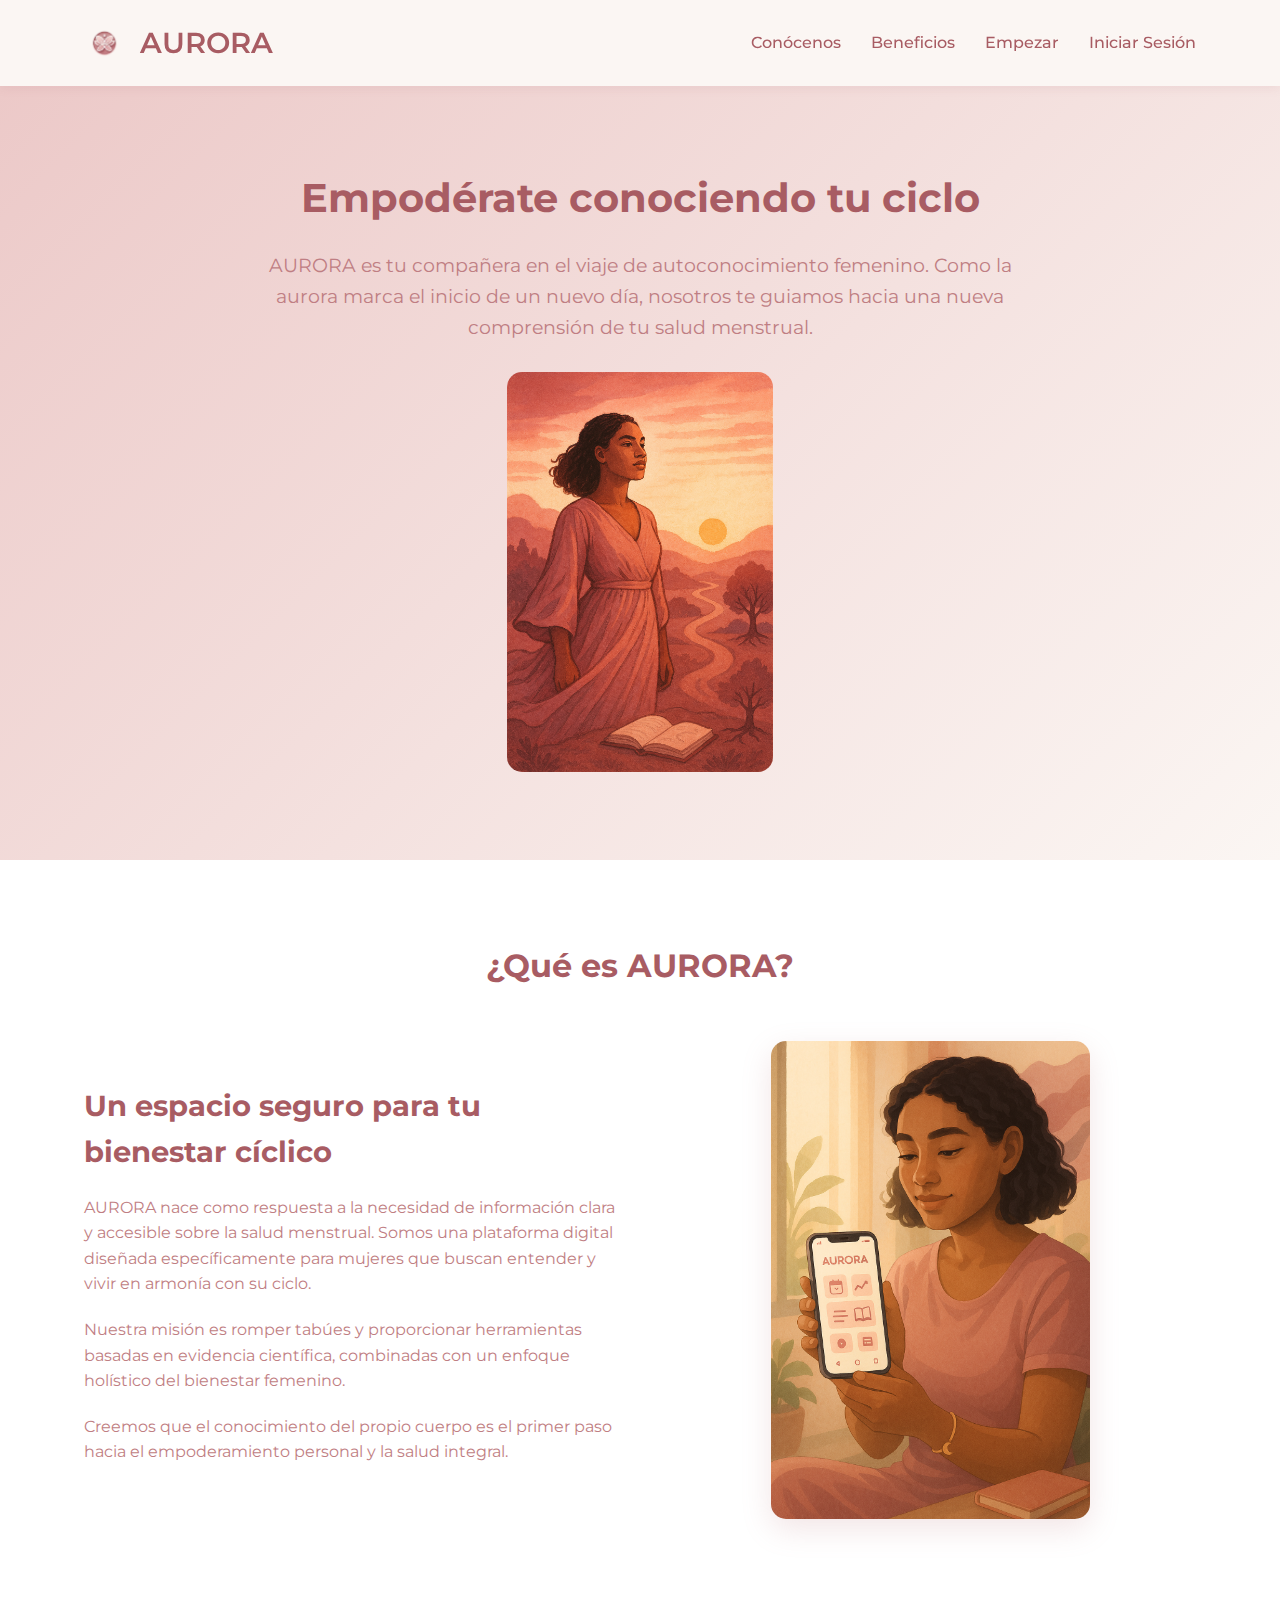
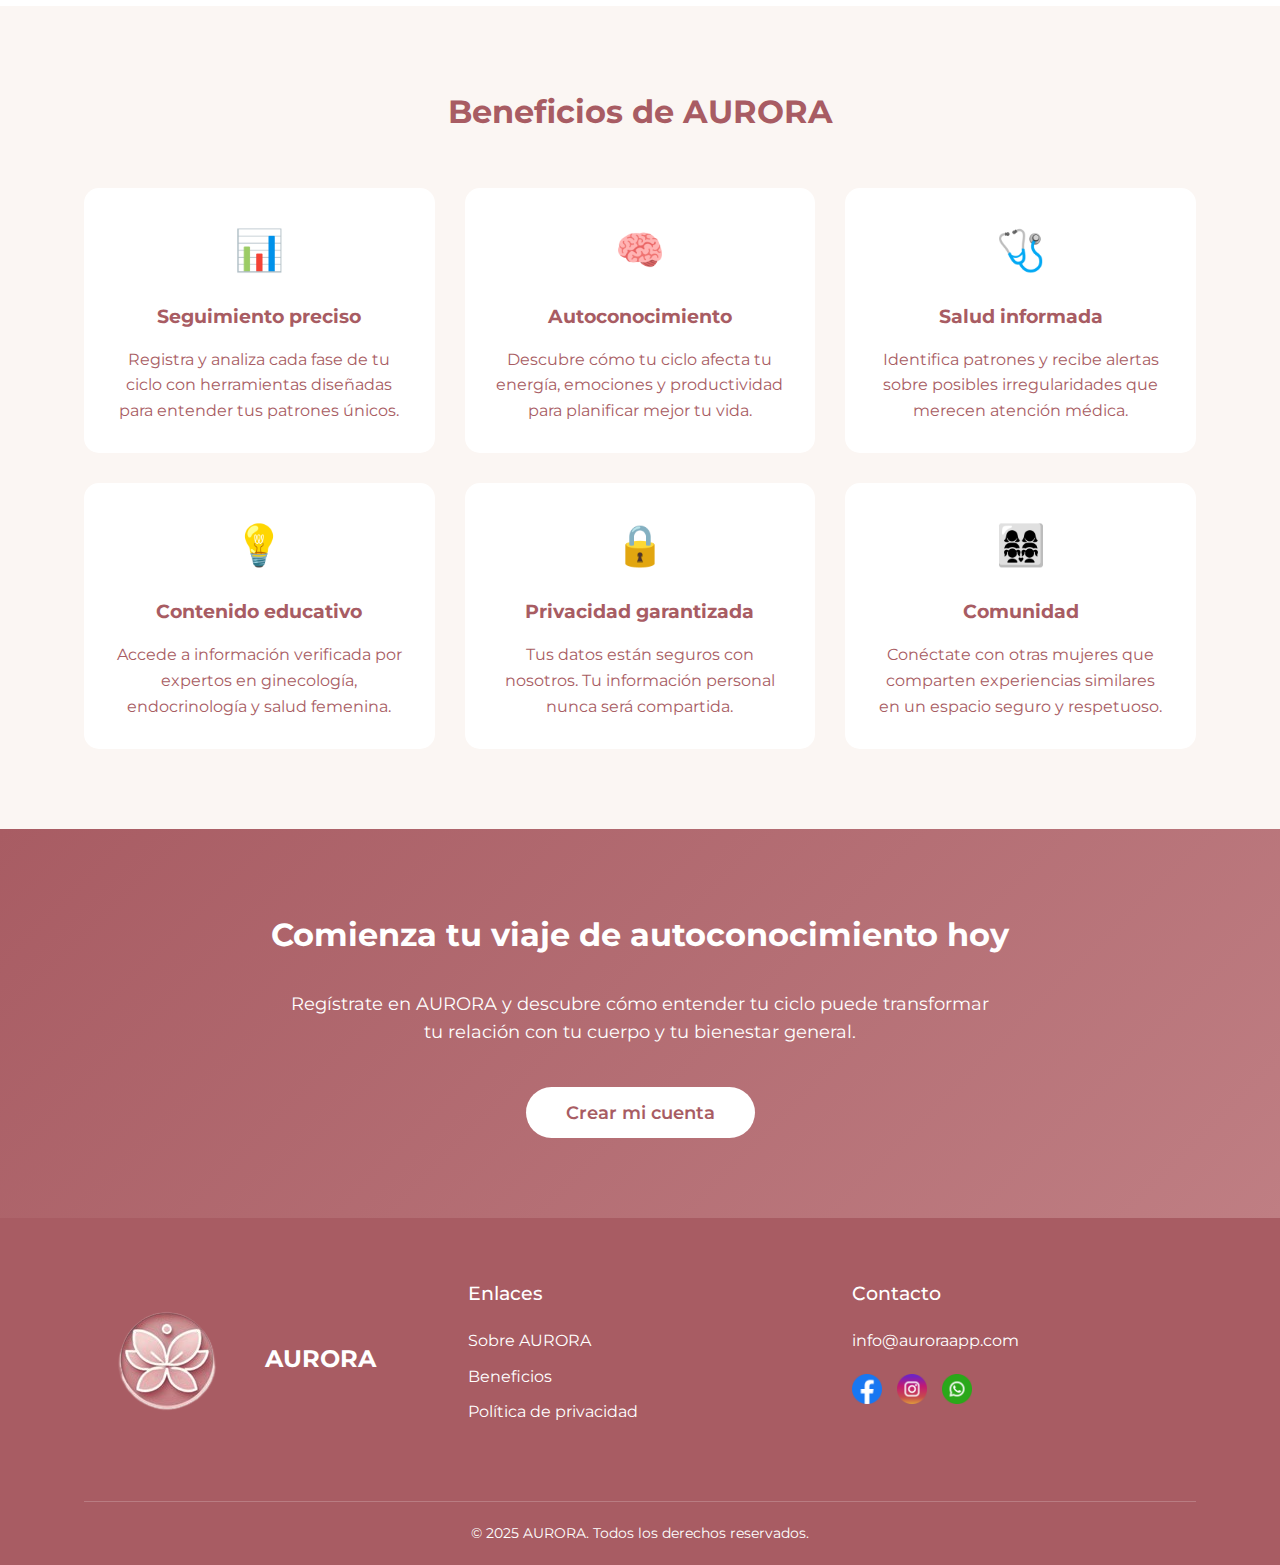
<file: index.html>
<!DOCTYPE html>
<html lang="es">
  <head>
    <meta charset="UTF-8" />
    <meta name="viewport" content="width=device-width, initial-scale=1.0" />
    <title>AURORA - Empoderamiento Femenino</title>
    <link rel="stylesheet" href="aurora.css" />
  </head>
  <body>
    <header>
      <div class="container">
        <div class="logo">
          <img src="Logo.png" alt="Logo" />
          <h1>AURORA</h1>
        </div>
        <nav>
          <ul>
            <li><a href="#about">Conócenos</a></li>
            <li><a href="#benefits">Beneficios</a></li>
            <li><a href="#cta">Empezar</a></li>
            <li><a href="acceso.html">Iniciar Sesión</a></li>
          </ul>
        </nav>
      </div>
    </header>

    <section class="hero">
      <div class="container">
        <h2>Empodérate conociendo tu ciclo</h2>
        <p>
          AURORA es tu compañera en el viaje de autoconocimiento femenino. Como
          la aurora marca el inicio de un nuevo día, nosotros te guiamos hacia
          una nueva comprensión de tu salud menstrual.
        </p>
        <div class="hero-image">
          <img src="Mujeramanecer.png" alt="Mujer contemplando el amanecer" />
        </div>
      </div>
    </section>

    <section id="about" class="about">
      <div class="container">
        <h2 class="section-title">¿Qué es AURORA?</h2>
        <div class="about-content">
          <div class="about-text">
            <h3>Un espacio seguro para tu bienestar cíclico</h3>
            <p>
              AURORA nace como respuesta a la necesidad de información clara y
              accesible sobre la salud menstrual. Somos una plataforma digital
              diseñada específicamente para mujeres que buscan entender y vivir
              en armonía con su ciclo.
            </p>
            <p>
              Nuestra misión es romper tabúes y proporcionar herramientas
              basadas en evidencia científica, combinadas con un enfoque
              holístico del bienestar femenino.
            </p>
            <p>
              Creemos que el conocimiento del propio cuerpo es el primer paso
              hacia el empoderamiento personal y la salud integral.
            </p>
          </div>
          <div class="about-image">
            <img src="Mujerapp.png" alt="Mujer usando la app AURORA" />
          </div>
        </div>
      </div>
    </section>

    <section id="benefits" class="benefits">
      <div class="container">
        <h2 class="section-title">Beneficios de AURORA</h2>
        <div class="benefits-grid">
          <div class="benefit-card">
            <div class="benefit-icon">📊</div>
            <h3>Seguimiento preciso</h3>
            <p>
              Registra y analiza cada fase de tu ciclo con herramientas
              diseñadas para entender tus patrones únicos.
            </p>
          </div>
          <div class="benefit-card">
            <div class="benefit-icon">🧠</div>
            <h3>Autoconocimiento</h3>
            <p>
              Descubre cómo tu ciclo afecta tu energía, emociones y
              productividad para planificar mejor tu vida.
            </p>
          </div>
          <div class="benefit-card">
            <div class="benefit-icon">🩺</div>
            <h3>Salud informada</h3>
            <p>
              Identifica patrones y recibe alertas sobre posibles
              irregularidades que merecen atención médica.
            </p>
          </div>
          <div class="benefit-card">
            <div class="benefit-icon">💡</div>
            <h3>Contenido educativo</h3>
            <p>
              Accede a información verificada por expertos en ginecología,
              endocrinología y salud femenina.
            </p>
          </div>
          <div class="benefit-card">
            <div class="benefit-icon">🔒</div>
            <h3>Privacidad garantizada</h3>
            <p>
              Tus datos están seguros con nosotros. Tu información personal
              nunca será compartida.
            </p>
          </div>
          <div class="benefit-card">
            <div class="benefit-icon">👩‍👩‍👧‍👧</div>
            <h3>Comunidad</h3>
            <p>
              Conéctate con otras mujeres que comparten experiencias similares
              en un espacio seguro y respetuoso.
            </p>
          </div>
        </div>
      </div>
    </section>

    <section id="cta" class="cta-section">
      <div class="container">
        <h2>Comienza tu viaje de autoconocimiento hoy</h2>
        <p>
          Regístrate en AURORA y descubre cómo entender tu ciclo puede
          transformar tu relación con tu cuerpo y tu bienestar general.
        </p>
        <button id="register-cta" class="cta-button">Crear mi cuenta</button>
      </div>
    </section>

    <footer>
      <div class="container">
        <div class="footer-content">
          <div>
            <div class="footer-logo">
              <img src="Logo.png" alt="Logo AURORA" />
              <h3>AURORA</h3>
            </div>
          </div>
          <div class="footer-links">
            <h4>Enlaces</h4>
            <ul>
              <li><a href="#about">Sobre AURORA</a></li>
              <li><a href="#benefits">Beneficios</a></li>
              <li><a href="privacidad.html">Política de privacidad</a></li>
            </ul>
          </div>
          <div class="footer-contact">
            <h4>Contacto</h4>
            <p>info@auroraapp.com</p>
            <div class="social-icons">
              <img src="facebook.png" alt="Facebook" />
              <img src="instagram.png" alt="Instagram" />
              <img src="whatsapp.png" alt="WhatsApp" />
            </div>
          </div>
        </div>
        <div class="copyright">
          <p>&copy; 2025 AURORA. Todos los derechos reservados.</p>
        </div>
      </div>
    </footer>

    <script>
      document
        .getElementById("register-cta")
        .addEventListener("click", function () {
          window.location.href = "RegistroNuevo.html";
        });

      // Redirigir automáticamente después de 5 segundos (opcional)
      setTimeout(function () {
        // window.location.href = "RegistroNuevo.html";
      }, 5000);
    </script>
  </body>
</html>
</file>
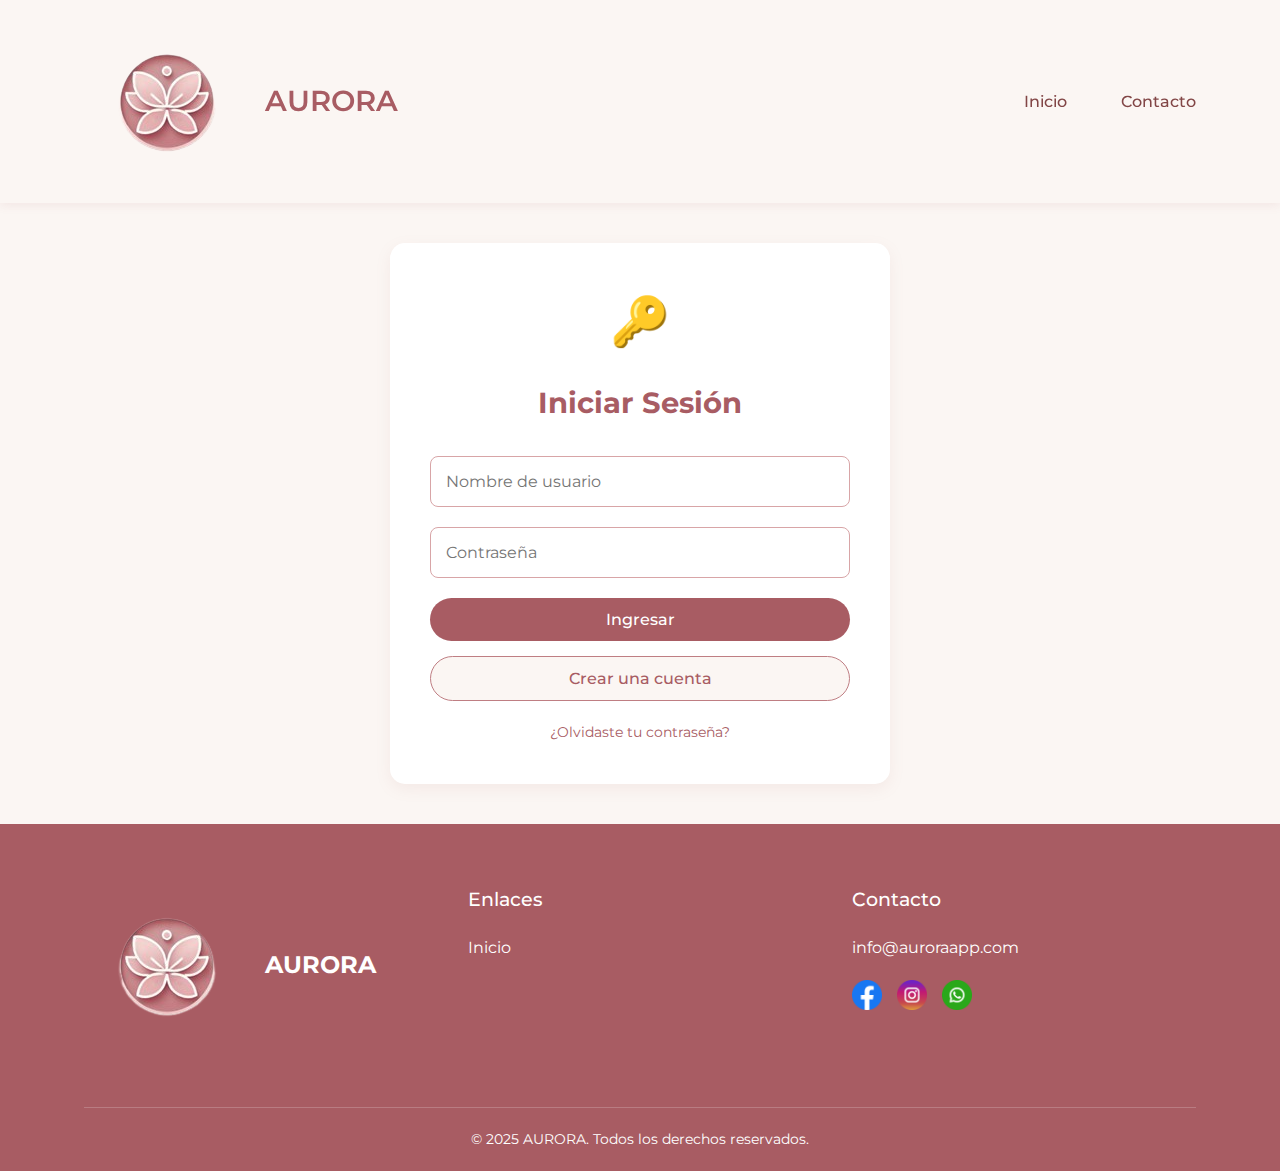
<file: acceso.html>
<!DOCTYPE html>
<html lang="es">
  <head>
    <meta charset="UTF-8" />
    <meta name="viewport" content="width=device-width, initial-scale=1.0" />
    <title>AURORA - Bienestar Femenino</title>
    <link rel="stylesheet" href="style.css" />
  </head>
  <body>
    <header>
      <div class="container">
        <div class="logo">
          <img src="Logo.png" alt="Logo" class="flower-logo" />
          <h1>AURORA</h1>
        </div>
        <nav>
          <ul>
            <li><a href="index.html">Inicio</a></li>
            <li><a href="#contacto">Contacto</a></li>
          </ul>
        </nav>
      </div>
    </header>

    <!-- Sección de Login -->
    <section class="login-section">
      <div class="container">
        <div class="login-container">
          <div class="login-card">
            <div class="login-icon">🔑</div>
            <h2>Iniciar Sesión</h2>
            <form class="login-form" id="login-form">
              <input
                type="text"
                id="login-username"
                placeholder="Nombre de usuario"
                required
              />
              <input
                type="password"
                id="login-password"
                placeholder="Contraseña"
                required
              />
              <button type="submit" class="cta-button">Ingresar</button>
              <button
                type="button"
                class="cta-button secondary-button"
                id="register-btn"
              >
                Crear una cuenta
              </button>
            </form>
            <div class="login-links">
              <a href="#">¿Olvidaste tu contraseña?</a>
            </div>
          </div>
        </div>
      </div>
    </section>

    <footer id="contacto">
      <div class="container">
        <div class="footer-content">
          <div class="footer-logo">
            <img src="Logo.png" alt="Logo" />
            <h3>AURORA</h3>
          </div>
          <div class="footer-links">
            <h4>Enlaces</h4>
            <ul>
              <li><a href="index.html">Inicio</a></li>
            </ul>
          </div>
          <div class="footer-contact">
            <h4>Contacto</h4>
            <p>info@auroraapp.com</p>
            <div class="social-icons">
              <img
                src="facebook.png"
                width="29"
                height="29"
                alt="Logo Facebook"
              />
              <img
                src="instagram.png"
                width="29"
                height="29"
                alt="Logo Instagram"
              />
              <img
                src="whatsapp.png"
                width="29"
                height="29"
                alt="Logo whatsapp"
              />
            </div>
          </div>
        </div>
        <div class="copyright">
          <p>&copy; 2025 AURORA. Todos los derechos reservados.</p>
        </div>
      </div>
    </footer>

    <script>
      document.addEventListener("DOMContentLoaded", function () {
        const loginForm = document.getElementById("login-form");
        const registerBtn = document.getElementById("register-btn");

        // Crear modal de bienvenida
        const welcomeModal = document.createElement("div");
        welcomeModal.id = "welcome-modal";
        welcomeModal.className = "modal";
        welcomeModal.innerHTML = `
        <div class="modal-content">
            <span class="close-modal">&times;</span>
            <div class="modal-icon">🌅</div> 
            <h3>¡Bienvenida a AURORA!</h3>
            <p id="welcome-message"></p>
            <button class="cta-button modal-cta">Continuar</button>
        </div>
    `;
        document.body.appendChild(welcomeModal);

        // Mostrar modal de bienvenida personalizado
        function showWelcomeMessage(userName) {
          const welcomeMessage = document.getElementById("welcome-message");
          welcomeMessage.innerHTML = `
            <p>Hola <strong>${userName}</strong>,</p>
            <p>Como la aurora que marca el comienzo de un nuevo día, AURORA te da la bienvenida a este espacio seguro donde podrás comprender y vivir tu ciclo con plena conciencia.</p>
            <p>Estamos aquí para acompañarte en cada fase, brindándote información clara y herramientas para tu bienestar integral.</p>
            <p>¡Empieza este viaje de autoconocimiento y empoderamiento!</p>
        `;

          document.getElementById("welcome-modal").style.display = "flex";
        }

        // Cerrar modal
        document
          .querySelector(".close-modal")
          .addEventListener("click", function () {
            welcomeModal.style.display = "none";
            window.location.href = "home.html";
          });

        document
          .querySelector(".modal-cta")
          .addEventListener("click", function () {
            welcomeModal.style.display = "none";
            window.location.href = "home.html";
          });

        // Manejar el envío del formulario de login
        loginForm.addEventListener("submit", function (e) {
          e.preventDefault();

          const username = document.getElementById("login-username").value;
          const password = document.getElementById("login-password").value;

          // Obtener usuarios del localStorage
          const users = JSON.parse(localStorage.getItem("users")) || [];

          // Buscar usuario
          const user = users.find(
            (u) => u.username === username && u.password === password
          );

          if (user) {
            // Login exitoso - Mostrar mensaje personalizado
            localStorage.setItem("currentUser", JSON.stringify(user));
            showWelcomeMessage(user.name);
          } else {
            // Login fallido
            alert(
              "Usuario o contraseña incorrectos. Por favor, verifica tus credenciales."
            );
          }
        });

        // Redirigir al formulario de registro
        registerBtn.addEventListener("click", function () {
          window.location.href = "RegistroNuevo.html";
        });
      });
    </script>
  </body>
</html>
</file>
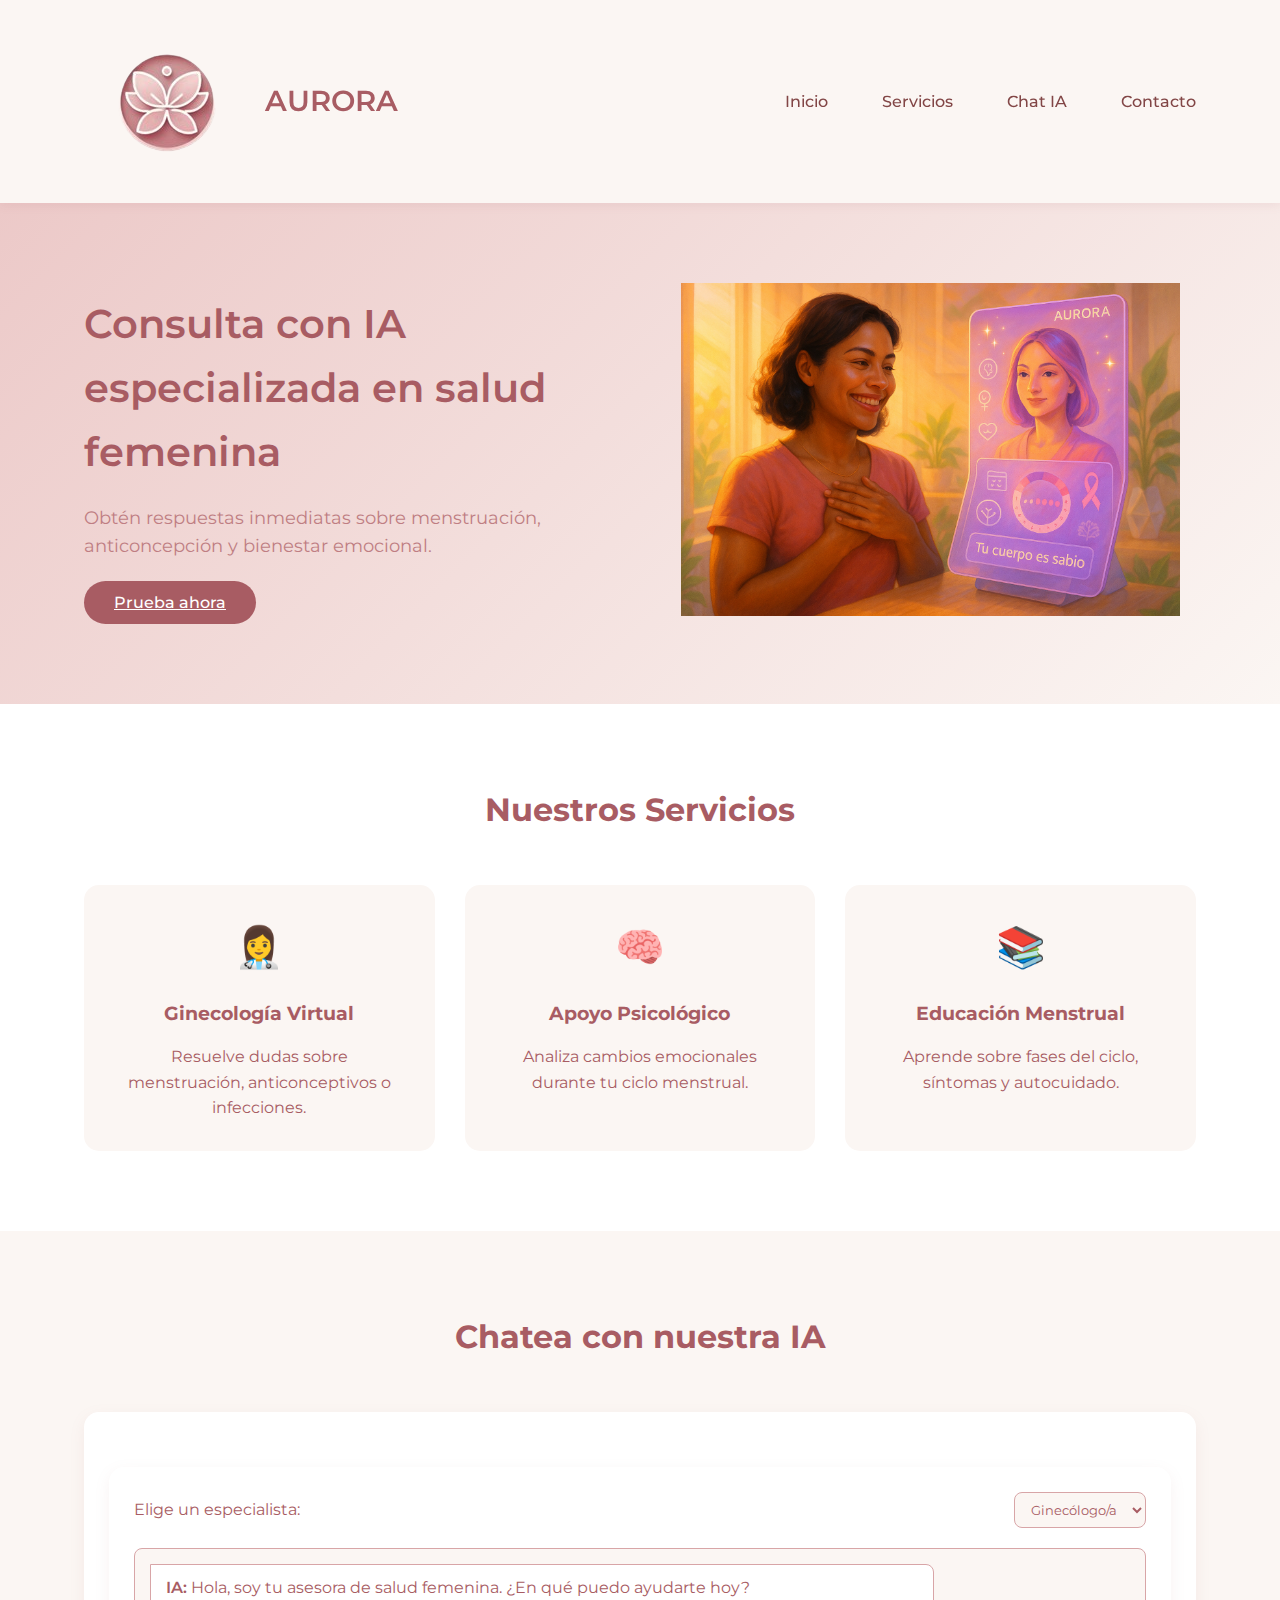
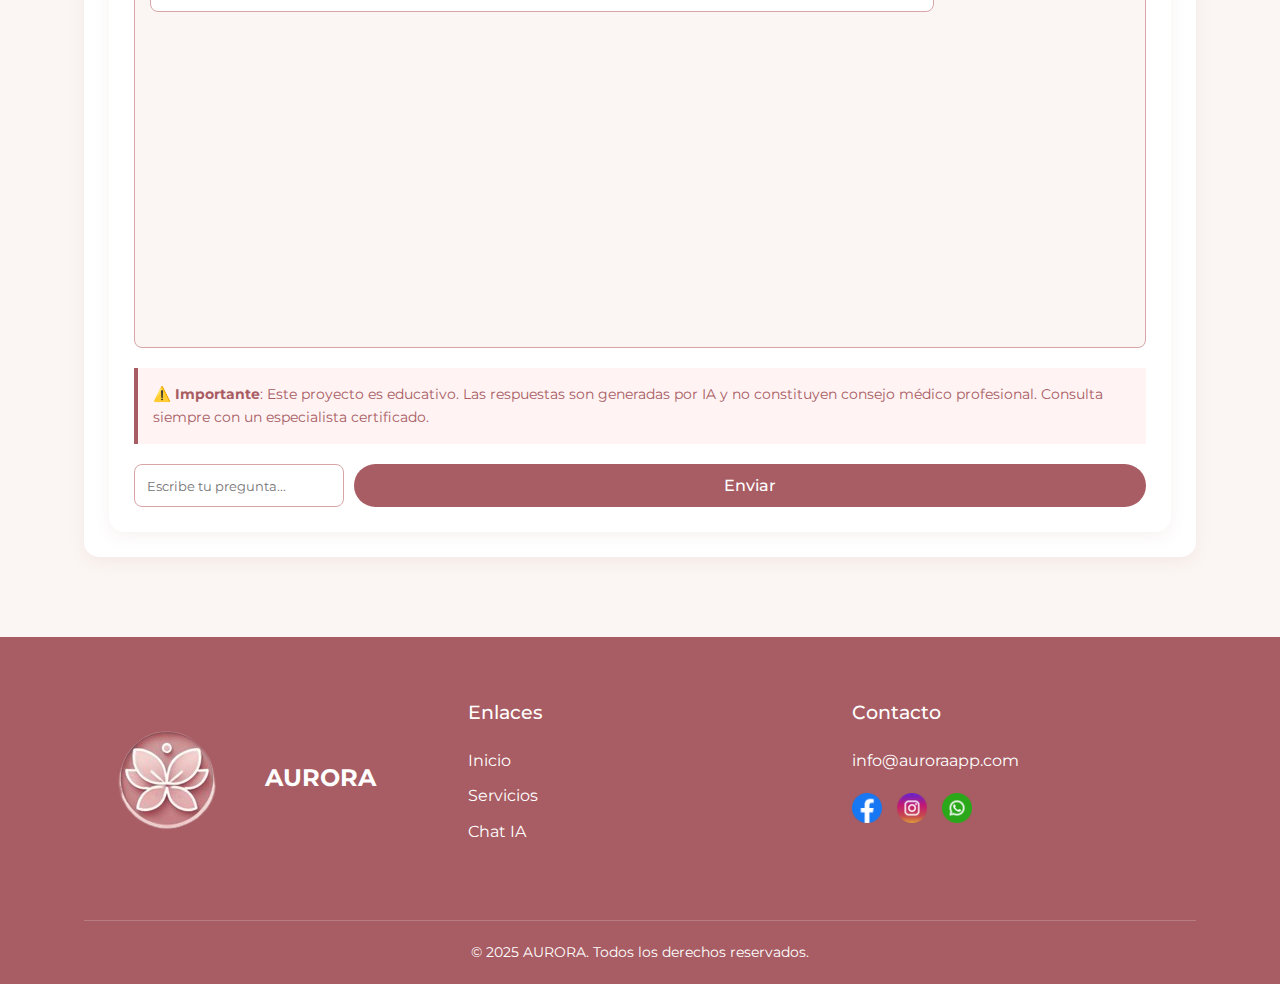
<file: ChatIA.html>
<!DOCTYPE html>
<html lang="es">
  <head>
    <meta charset="UTF-8" />
    <meta name="viewport" content="width=device-width, initial-scale=1.0" />
    <title>AURORA - Bienestar Femenino</title>
    <link rel="stylesheet" href="style.css" />
    <script src="ChatIA.js"></script>
  </head>
  <body>
    <header>
      <div class="container">
        <div class="logo">
          <img src="Logo.png" alt="Logo" />
          <h1>AURORA</h1>
        </div>
        <nav>
          <ul>
            <li><a href="home.html">Inicio</a></li>
            <li><a href="#servicios">Servicios</a></li>
            <li><a href="#chat">Chat IA</a></li>
            <li><a href="#contacto">Contacto</a></li>
          </ul>
        </nav>
      </div>
    </header>

    <main>
      <!-- Hero Section -->
      <section id="inicio" class="hero">
        <div class="container">
          <div class="hero-content">
            <h2>Consulta con IA especializada en salud femenina</h2>
            <p>
              Obtén respuestas inmediatas sobre menstruación, anticoncepción y
              bienestar emocional.
            </p>
            <a href="#chat" class="cta-button">Prueba ahora</a>
          </div>
          <div class="hero-image">
            <img src="ChatIA.png" alt="Mujer consultando salud" />
          </div>
        </div>
      </section>

      <!-- Servicios -->
      <section id="servicios" class="benefits">
        <div class="container">
          <h2>Nuestros Servicios</h2>
          <div class="benefits-grid">
            <div class="benefit-card">
              <div class="benefit-icon">👩‍⚕️</div>
              <h3>Ginecología Virtual</h3>
              <p>
                Resuelve dudas sobre menstruación, anticonceptivos o
                infecciones.
              </p>
            </div>
            <div class="benefit-card">
              <div class="benefit-icon">🧠</div>
              <h3>Apoyo Psicológico</h3>
              <p>Analiza cambios emocionales durante tu ciclo menstrual.</p>
            </div>
            <div class="benefit-card">
              <div class="benefit-icon">📚</div>
              <h3>Educación Menstrual</h3>
              <p>Aprende sobre fases del ciclo, síntomas y autocuidado.</p>
            </div>
          </div>
        </div>
      </section>

      <!-- Chatbot -->
      <section id="chat" class="features">
        <div class="container">
          <h2>Chatea con nuestra IA</h2>
          <div class="prediction-section">
            <div class="chatbot-container">
              <div class="chatbot-header">
                <span>Elige un especialista:</span>
                <select id="expert-type">
                  <option value="ginecologo">Ginecólogo/a</option>
                  <option value="psicologo">Psicólogo/a</option>
                </select>
              </div>
              <div id="chat-messages" class="chat-messages"></div>
              <div class="disclaimer">
                <p>
                  ⚠️ <strong>Importante</strong>: Este proyecto es educativo.
                  Las respuestas son generadas por IA y no constituyen consejo
                  médico profesional. Consulta siempre con un especialista
                  certificado.
                </p>
              </div>
              <div class="chatbot-input">
                <input
                  type="text"
                  id="user-input"
                  placeholder="Escribe tu pregunta..."
                />

                <button id="send-btn" class="cta-button">Enviar</button>
              </div>
            </div>
          </div>
        </div>
      </section>
    </main>

    <footer id="contacto">
      <div class="container">
        <div class="footer-content">
          <div class="footer-logo">
            <img src="Logo.png" alt="Logo" />
            <h3>AURORA</h3>
          </div>
          <div class="footer-links">
            <h4>Enlaces</h4>
            <ul>
              <li><a href="home.html">Inicio</a></li>
              <li><a href="#servicios">Servicios</a></li>
              <li><a href="#chat">Chat IA</a></li>
            </ul>
          </div>
          <div class="footer-contact">
            <h4>Contacto</h4>
            <p>info@auroraapp.com</p>
            <div class="social-icons">
              <img
                src="facebook.png"
                width="29"
                height="29"
                alt="Logo Facebook"
              />
              <img
                src="instagram.png"
                width="29"
                height="29"
                alt="Logo Instagram"
              />
              <img
                src="whatsapp.png"
                width="29"
                height="29"
                alt="Logo whatsapp"
              />
            </div>
          </div>
        </div>
        <div class="copyright">
          <p>&copy; 2025 AURORA. Todos los derechos reservados.</p>
        </div>
      </div>
    </footer>
  </body>
</html>
</file>
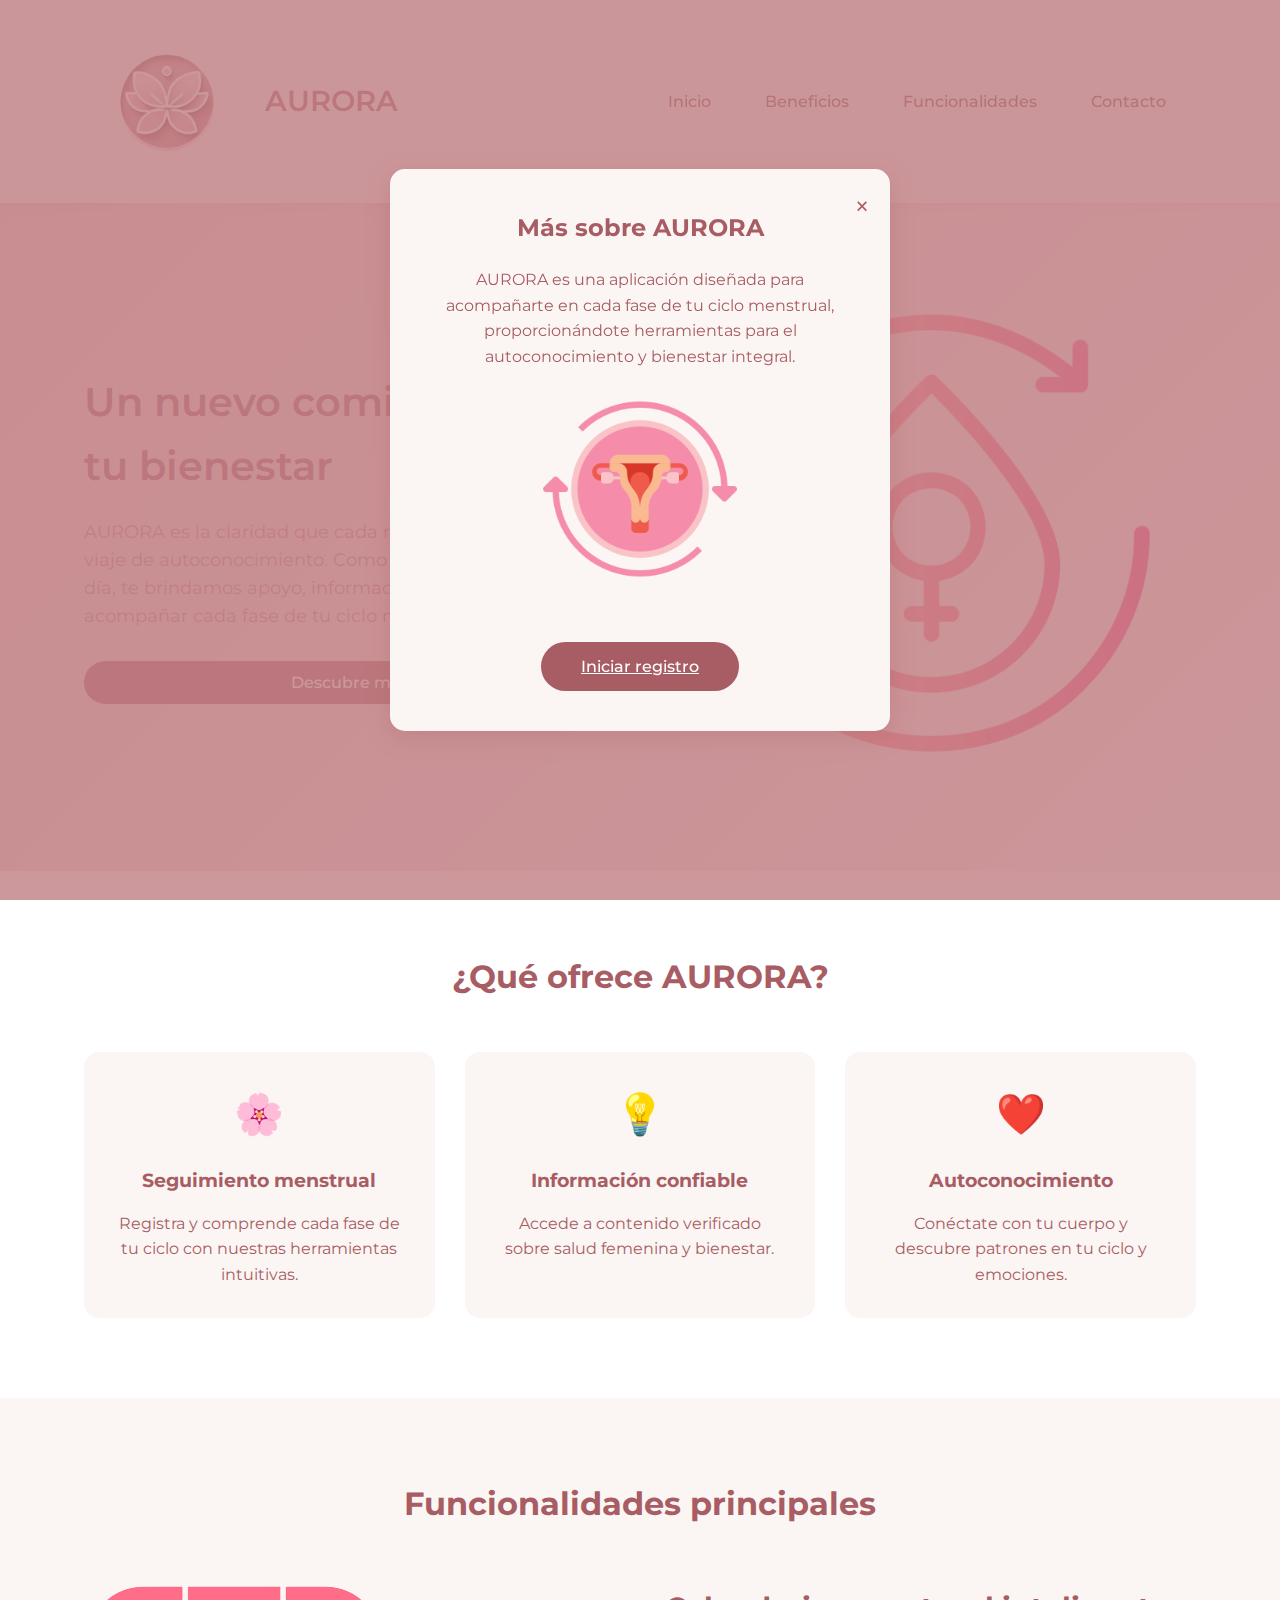
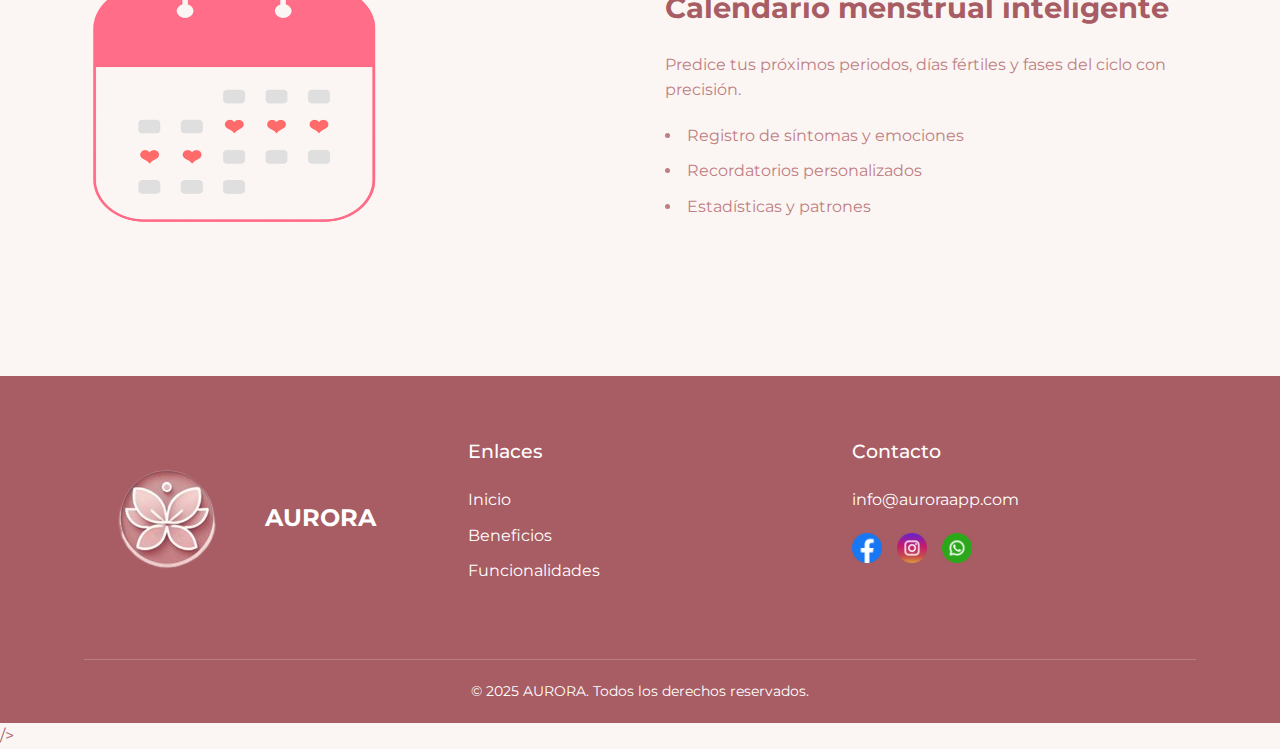
<file: home.html>
<!DOCTYPE html>
<html lang="es">
  <head>
    <meta charset="UTF-8" />
    <meta name="viewport" content="width=device-width, initial-scale=1.0" />
    <title>AURORA - Bienestar Femenino</title>
    <link rel="stylesheet" href="style.css" />
    <script src="script.js"></script>
  </head>

  <body>
    <header>
      <div class="container">
        <div class="logo">
          <img src="Logo.png" alt="Logo" />
          <h1>AURORA</h1>
        </div>
        <nav>
          <ul>
            <li><a href="#inicio">Inicio</a></li>
            <li><a href="#beneficios">Beneficios</a></li>
            <li><a href="#funcionalidades">Funcionalidades</a></li>
            <li><a href="#contacto">Contacto</a></li>
            <li>
              <div
                id="userInfoContainer"
                class="user-info"
                style="display: none"
              >
                <div class="user-avatar" id="userAvatar"></div>
                <span class="user-name" id="userName"></span>
                <button id="logoutBtn" class="logout-btn">Cerrar sesión</button>
              </div>
            </li>
          </ul>
        </nav>
      </div>
    </header>

    <main>
      <section id="inicio" class="hero">
        <div class="container">
          <div class="hero-content">
            <h2>Un nuevo comienzo para tu bienestar</h2>
            <p>
              AURORA es la claridad que cada mujer se merece en su viaje de
              autoconocimiento. Como la aurora que ilumina el día, te brindamos
              apoyo, información y herramientas para acompañar cada fase de tu
              ciclo menstrual.
            </p>
            <button class="cta-button" id="discoverBtn">Descubre más</button>
          </div>
          <div class="hero-image">
            <img src="ciclo-menstrual.png" alt="Ciclo" />
          </div>
        </div>
      </section>

      <section id="beneficios" class="benefits">
        <div class="container">
          <h2>¿Qué ofrece AURORA?</h2>
          <div class="benefits-grid">
            <div class="benefit-card">
              <div class="benefit-icon">🌸</div>
              <h3>Seguimiento menstrual</h3>
              <p>
                Registra y comprende cada fase de tu ciclo con nuestras
                herramientas intuitivas.
              </p>
            </div>
            <div class="benefit-card">
              <div class="benefit-icon">💡</div>
              <h3>Información confiable</h3>
              <p>
                Accede a contenido verificado sobre salud femenina y bienestar.
              </p>
            </div>
            <div class="benefit-card">
              <div class="benefit-icon">❤️</div>
              <h3>Autoconocimiento</h3>
              <p>
                Conéctate con tu cuerpo y descubre patrones en tu ciclo y
                emociones.
              </p>
            </div>
          </div>
        </div>
      </section>

      <section id="funcionalidades" class="features">
        <div class="container">
          <h2>Funcionalidades principales</h2>
          <div class="feature">
            <div class="feature-image">
              <img
                src="Calendario.png"
                alt="Calendario"
                width="300"
                height="250"
              />
            </div>
            <div class="feature-content">
              <h3>Calendario menstrual inteligente</h3>
              <p>
                Predice tus próximos periodos, días fértiles y fases del ciclo
                con precisión.
              </p>
              <ul>
                <li>Registro de síntomas y emociones</li>
                <li>Recordatorios personalizados</li>
                <li>Estadísticas y patrones</li>
              </ul>
            </div>
          </div>
        </div>
      </section>
    </main>

    <footer id="contacto">
      <div class="container">
        <div class="footer-content">
          <div class="footer-logo">
            <img src="Logo.png" alt="Logo" />
            <h3>AURORA</h3>
          </div>
          <div class="footer-links">
            <h4>Enlaces</h4>
            <ul>
              <li><a href="#inicio">Inicio</a></li>
              <li><a href="#beneficios">Beneficios</a></li>
              <li><a href="#funcionalidades">Funcionalidades</a></li>
            </ul>
          </div>
          <div class="footer-contact">
            <h4>Contacto</h4>
            <p>info@auroraapp.com</p>
            <div class="social-icons">
              <img
                src="facebook.png"
                width="29"
                height="29"
                alt="Logo Facebook"
              />
              <img
                src="instagram.png"
                width="29"
                height="29"
                alt="Logo Instagram"
              />
              <img
                src="whatsapp.png"
                width="29"
                height="29"
                alt="Logo whatsapp"
              />
            </div>
          </div>
        </div>
        <div class="copyright">
          <p>&copy; 2025 AURORA. Todos los derechos reservados.</p>
        </div>
      </div>
    </footer>

    <!-- Modal para "Descubre más" -->
    <div id="infoModal" class="modal">
      <div id="informodal2" class="modal-content">
        <span class="close" aria-label="Cerrar modal">&times;</span>
        <h3>Más sobre AURORA</h3>
        <p>
          AURORA es una aplicación diseñada para acompañarte en cada fase de tu
          ciclo menstrual, proporcionándote herramientas para el
          autoconocimiento y bienestar integral.
        </p>
        <div class="modal-image">
          <img
            src="ciclo-menstrual2.png"
            width="200"
            height="200"
            viewBox="0 0 200 200"
            alt="Ciclo"
          />
        </div>
        <a class="cta-button modal-cta" href="Registrodiario.html">
          Iniciar registro</a
        >
      </div>
    </div>

    />
    <script src="usuario.js"></script>
  </body>
</html>
</file>
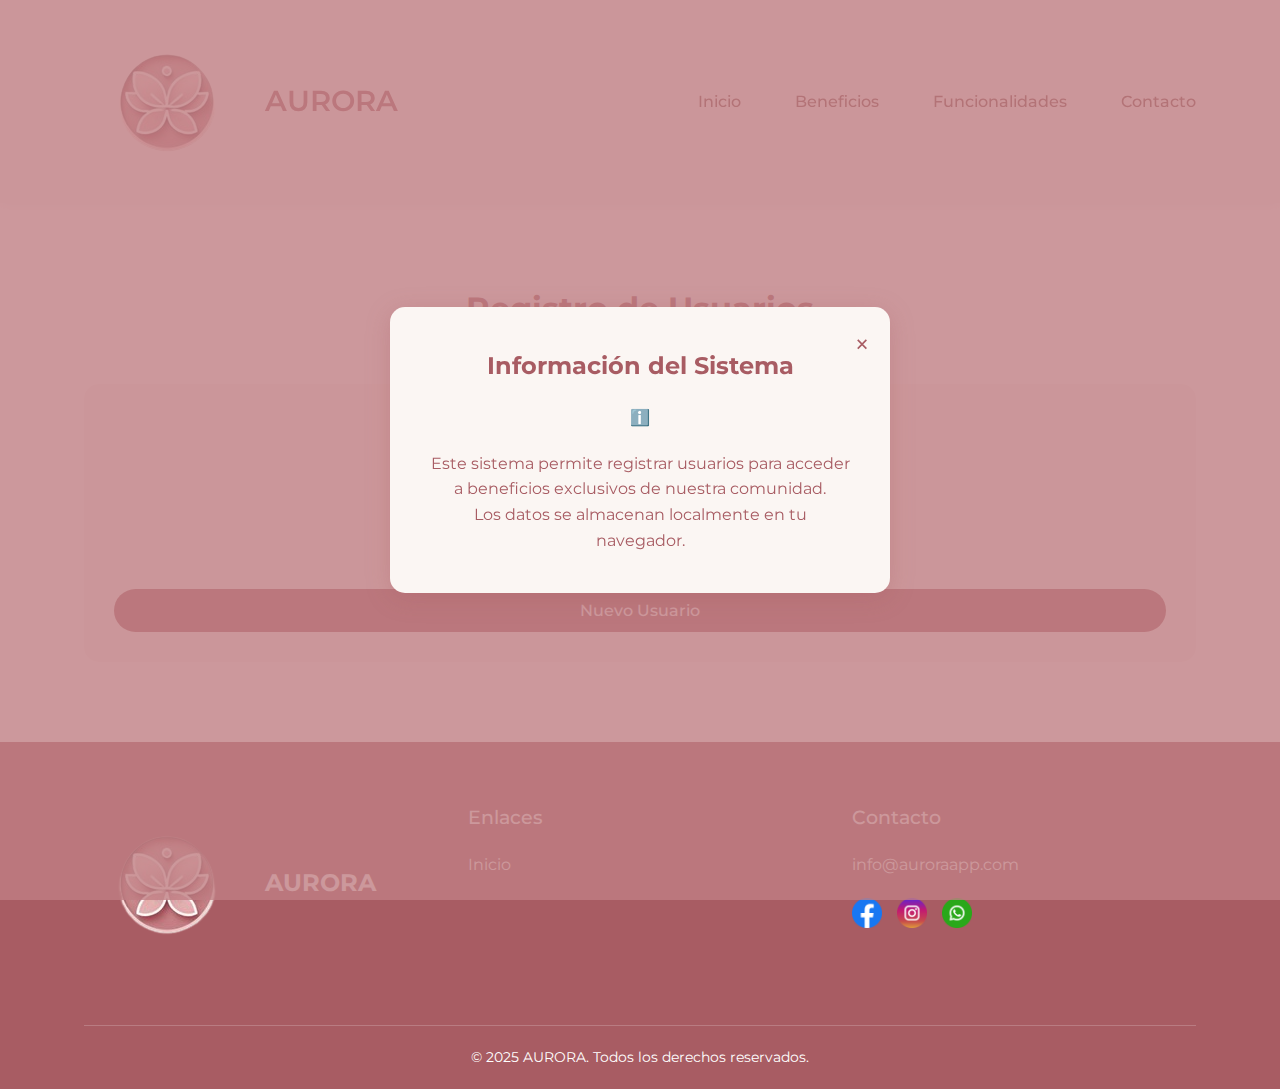
<file: RegitroNuevoUsuario.html>
<!DOCTYPE html>
<html lang="es">
  <head>
    <meta charset="UTF-8" />
    <meta name="viewport" content="width=device-width, initial-scale=1.0" />
    <title>AURORA - Bienestar Femenino</title>
    <link rel="stylesheet" href="style.css" />
    <link
      href="https://fonts.googleapis.com/css2?family=Montserrat:wght@300;400;500;600;700&display=swap"
      rel="stylesheet"
    />
    <script src="script.js"></script>
  </head>
  <body>
    <header>
      <div class="container">
        <div class="logo">
          <img src="Logo.png" alt="Logo" />
          <h1>AURORA</h1>
        </div>
        <nav>
          <ul>
            <li><a href="home.html">Inicio</a></li>
            <li><a href="#beneficios">Beneficios</a></li>
            <li><a href="#funcionalidades">Funcionalidades</a></li>
            <li><a href="#contacto">Contacto</a></li>
          </ul>
        </nav>
      </div>
    </header>

    <!-- Sección de Registro de Usuarios -->
    <section class="benefits" id="registro">
      <div class="container">
        <h2>Registro de Usuarios</h2>

        <div class="benefits-grid">
          <!-- Tarjeta de Usuarios Registrados -->
          <div class="benefit-card" id="user-list-container">
            <div class="benefit-icon">👥</div>
            <h3>Usuarios Registrados</h3>
            <div class="user-list" id="user-list"></div>
            <button
              class="cta-button"
              id="show-register-btn"
              style="margin-top: 20px"
            >
              Nuevo Usuario
            </button>
          </div>

          <!-- Formulario de Registro (inicialmente oculto) -->
          <div
            class="benefit-card"
            id="register-form-container"
            style="display: none"
          >
            <div class="benefit-icon">✏️</div>
            <h3>Registrar Nuevo Usuario</h3>
            <form id="user-form">
              <input
                type="text"
                id="name"
                placeholder="Nombre completo"
                required
              />
              <input
                type="email"
                id="email"
                placeholder="Correo electrónico"
                required
              />
              <input
                type="text"
                id="username"
                placeholder="Nombre de usuario"
                required
              />
              <input
                type="password"
                id="password"
                placeholder="Contraseña"
                required
              />
              <input type="tel" id="phone" placeholder="Teléfono" />
              <button
                type="submit"
                class="cta-button"
                style="width: 100%; margin-top: 15px"
              >
                Guardar Usuario
              </button>
            </form>
            <button
              id="back-btn"
              class="cta-button"
              style="
                background-color: var(--rosa-claro);
                width: 100%;
                margin-top: 10px;
              "
            >
              Cancelar
            </button>
          </div>
        </div>
      </div>
    </section>

    <!-- Modal para información adicional -->
    <div id="infoModal" class="modal">
      <div class="modal-content">
        <span class="close">&times;</span>
        <h3>Información del Sistema</h3>
        <div class="modal-image">ℹ️</div>
        <p>
          Este sistema permite registrar usuarios para acceder a beneficios
          exclusivos de nuestra comunidad.
        </p>
        <p>Los datos se almacenan localmente en tu navegador.</p>
      </div>
    </div>

    <footer id="contacto">
      <div class="container">
        <div class="footer-content">
          <div class="footer-logo">
            <img src="Logo.png" alt="Logo" />
            <h3>AURORA</h3>
          </div>
          <div class="footer-links">
            <h4>Enlaces</h4>
            <ul>
              <li><a href="home.html">Inicio</a></li>
            </ul>
          </div>
          <div class="footer-contact">
            <h4>Contacto</h4>
            <p>info@auroraapp.com</p>
            <div class="social-icons">
              <img
                src="facebook.png"
                width="29"
                height="29"
                alt="Logo Facebook"
              />
              <img
                src="instagram.png"
                width="29"
                height="29"
                alt="Logo Instagram"
              />
              <img
                src="whatsapp.png"
                width="29"
                height="29"
                alt="Logo whatsapp"
              />
            </div>
          </div>
        </div>
        <div class="copyright">
          <p>&copy; 2025 AURORA. Todos los derechos reservados.</p>
        </div>
      </div>
    </footer>

    <script>
      // Sistema de gestión de usuarios
      document.addEventListener("DOMContentLoaded", function () {
        // Cargar usuarios existentes
        let users = JSON.parse(localStorage.getItem("users")) || [];

        // Elementos del DOM
        const userListContainer = document.getElementById(
          "user-list-container"
        );
        const registerFormContainer = document.getElementById(
          "register-form-container"
        );
        const showRegisterBtn = document.getElementById("show-register-btn");
        const backBtn = document.getElementById("back-btn");
        const userForm = document.getElementById("user-form");
        const userList = document.getElementById("user-list");

        // Mostrar formulario de registro
        showRegisterBtn.addEventListener("click", function () {
          userListContainer.style.display = "none";
          registerFormContainer.style.display = "block";
        });

        // Volver a la lista de usuarios
        backBtn.addEventListener("click", function () {
          registerFormContainer.style.display = "none";
          userListContainer.style.display = "block";
          displayUsers();
        });

        // Procesar formulario
        userForm.addEventListener("submit", function (e) {
          e.preventDefault();

          const newUser = {
            id: Date.now(),
            name: document.getElementById("name").value,
            email: document.getElementById("email").value,
            username: document.getElementById("username").value,
            password: document.getElementById("password").value,
            phone: document.getElementById("phone").value,
            createdAt: new Date().toISOString(),
          };

          users.push(newUser);
          localStorage.setItem("users", JSON.stringify(users));

          // Limpiar formulario y mostrar lista
          userForm.reset();
          registerFormContainer.style.display = "none";
          userListContainer.style.display = "block";
          displayUsers();
        });

        // Mostrar usuarios
        function displayUsers() {
          userList.innerHTML = "";

          if (users.length === 0) {
            userList.innerHTML =
              '<p style="color: var(--rosa-medio); margin-top: 15px;">No hay usuarios registrados aún.</p>';
            return;
          }

          users.forEach((user) => {
            const userCard = document.createElement("div");
            userCard.style.backgroundColor = "white";
            userCard.style.padding = "15px";
            userCard.style.borderRadius = "10px";
            userCard.style.marginBottom = "15px";
            userCard.style.boxShadow = "0 2px 5px rgba(168, 92, 99, 0.1)";

            userCard.innerHTML = `
                        <h4 style="color: var(--rosa-oscuro); margin-bottom: 5px;">${
                          user.name
                        }</h4>
                        <p style="color: var(--rosa-medio); font-size: 0.9rem;"><strong>Usuario:</strong> ${
                          user.username
                        }</p>
                        <p style="color: var(--rosa-medio); font-size: 0.9rem;"><strong>Email:</strong> ${
                          user.email
                        }</p>
                        ${
                          user.phone
                            ? `<p style="color: var(--rosa-medio); font-size: 0.9rem;"><strong>Teléfono:</strong> ${user.phone}</p>`
                            : ""
                        }
                        <p style="color: var(--rosa-claro); font-size: 0.8rem; margin-top: 5px;">
                            Registrado el: ${new Date(
                              user.createdAt
                            ).toLocaleDateString()}
                        </p>
                    `;

            userList.appendChild(userCard);
          });
        }

        // Mostrar usuarios al cargar
        displayUsers();
      });
    </script>
  </body>
</html>
</file>
<file: aurora.css>
@import url("https://fonts.googleapis.com/css2?family=Montserrat:wght@300;400;500;600;700&display=swap");

:root {
  --rosa-oscuro: #a85c63;
  --rosa-medio: #bf7e83;
  --rosa-claro: #d8a5a7;
  --rosa-muy-claro: #ecc9c8;
  --blanco-rosado: #fbf6f3;
}

* {
  margin: 0;
  padding: 0;
  box-sizing: border-box;
}

body {
  font-family: "Montserrat", sans-serif;
  color: var(--rosa-oscuro);
  background-color: var(--blanco-rosado);
  line-height: 1.6;
}

.container {
  width: 90%;
  max-width: 1200px;
  margin: 0 auto;
  padding: 0 20px;
}

/* Header */
header {
  background-color: var(--blanco-rosado);
  padding: 20px 0;
  box-shadow: 0 2px 10px rgba(168, 92, 99, 0.1);
  position: sticky;
  top: 0;
  z-index: 100;
}

header .container {
  display: flex;
  justify-content: space-between;
  align-items: center;
}

.logo {
  display: flex;
  align-items: center;
  gap: 15px;
}

.logo img {
  height: 40px;
}

.logo h1 {
  font-weight: 600;
  color: var(--rosa-oscuro);
  font-size: 1.8rem;
}

nav ul {
  display: flex;
  list-style: none;
  gap: 30px;
}

nav a {
  text-decoration: none;
  color: var(--rosa-oscuro);
  font-weight: 500;
  transition: color 0.3s;
}

nav a:hover {
  color: var(--rosa-medio);
}

/* Hero Section */
.hero {
  padding: 80px 0;
  background: linear-gradient(
    135deg,
    var(--rosa-muy-claro) 0%,
    var(--blanco-rosado) 100%
  );
  text-align: center;
}

.hero h2 {
  font-size: 2.5rem;
  margin-bottom: 20px;
  color: var(--rosa-oscuro);
}

.hero p {
  font-size: 1.2rem;
  margin-bottom: 30px;
  color: var(--rosa-medio);
  max-width: 800px;
  margin-left: auto;
  margin-right: auto;
}

.hero-image {
    flex: 1;
    text-align: center;
  }

  .hero-image img {
    max-width: 100%;
    border-radius: 15px;
    height: 400px;
  }

/* About Section */
.about {
  padding: 80px 0;
  background-color: white;
}

.section-title {
  text-align: center;
  margin-bottom: 50px;
  font-size: 2rem;
  color: var(--rosa-oscuro);
}

.about-content {
  display: flex;
  align-items: center;
  gap: 50px;
}

.about-text {
  flex: 1;
}

.about-text h3 {
  font-size: 1.8rem;
  margin-bottom: 20px;
  color: var(--rosa-oscuro);
}

.about-text p {
  margin-bottom: 20px;
  color: var(--rosa-medio);
}

.about-image {
  flex: 1;
  text-align: center;
}

.about-image img {
  max-width: 60%;
  border-radius: 15px;
  box-shadow: 0 10px 30px rgba(191, 126, 131, 0.2);
}

/* Benefits Section */
.benefits {
  padding: 80px 0;
  background-color: var(--blanco-rosado);
}

.benefits-grid {
  display: grid;
  grid-template-columns: repeat(auto-fit, minmax(300px, 1fr));
  gap: 30px;
}

.benefit-card {
  background-color: white;
  padding: 30px;
  border-radius: 15px;
  text-align: center;
  transition: transform 0.3s, box-shadow 0.3s;
}

.benefit-card:hover {
  transform: translateY(-10px);
  box-shadow: 0 10px 30px rgba(191, 126, 131, 0.2);
}

.benefit-icon {
  font-size: 2.5rem;
  margin-bottom: 20px;
  color: var(--rosa-medio);
}

.benefit-card h3 {
  margin-bottom: 15px;
  color: var(--rosa-oscuro);
}

/* CTA Section */
.cta-section {
  padding: 80px 0;
  background: linear-gradient(
    135deg,
    var(--rosa-oscuro) 0%,
    var(--rosa-medio) 100%
  );
  color: white;
  text-align: center;
}

.cta-section h2 {
  margin-bottom: 30px;
  font-size: 2rem;
}

.cta-section p {
  margin-bottom: 40px;
  max-width: 700px;
  margin-left: auto;
  margin-right: auto;
  font-size: 1.1rem;
}

/* Botón CTA */
.cta-button {
  background-color: white;
  color: var(--rosa-oscuro);
  border: none;
  padding: 15px 40px;
  border-radius: 30px;
  font-family: "Montserrat", sans-serif;
  font-weight: 600;
  font-size: 1.1rem;
  cursor: pointer;
  transition: all 0.3s;
  display: inline-block;
}

.cta-button:hover {
  background-color: var(--rosa-muy-claro);
  transform: translateY(-3px);
  box-shadow: 0 5px 15px rgba(0, 0, 0, 0.1);
}

/* Footer */
footer {
  background-color: var(--rosa-oscuro);
  color: white;
  padding: 60px 0 20px;
}

.footer-content {
  display: grid;
  grid-template-columns: repeat(auto-fit, minmax(250px, 1fr));
  gap: 40px;
  margin-bottom: 40px;
}

.footer-logo {
  display: flex;
  align-items: center;
  gap: 15px;
  margin-bottom: 20px;
}

.footer-logo h3 {
  font-size: 1.5rem;
}

.footer-links h4,
.footer-contact h4 {
  font-size: 1.2rem;
  margin-bottom: 20px;
  font-weight: 500;
}

.footer-links ul {
  list-style: none;
}

.footer-links li {
  margin-bottom: 10px;
}

.footer-links a {
  color: white;
  text-decoration: none;
  transition: color 0.3s;
}

.footer-links a:hover {
  color: var(--rosa-muy-claro);
}

.footer-contact p {
  margin-bottom: 20px;
}

.social-icons {
  display: flex;
  gap: 15px;
}

.social-icons img {
  width: 30px;
  height: 30px;
  transition: transform 0.3s;
}

.social-icons img:hover {
  transform: scale(1.1);
}

.copyright {
  text-align: center;
  padding-top: 20px;
  border-top: 1px solid rgba(255, 255, 255, 0.2);
  font-size: 0.9rem;
}

/* Responsive */
@media (max-width: 768px) {
  header .container {
    flex-direction: column;
    gap: 20px;
  }

  .hero h2 {
    font-size: 2rem;
  }

  .about-content {
    flex-direction: column;
  }

  .about-image {
    order: -1;
    margin-bottom: 30px;
  }

  .benefits-grid {
    grid-template-columns: 1fr;
  }
}
</file>
<file: style.css>
@import url('https://fonts.googleapis.com/css2?family=Montserrat:wght@300;400;500;600;700&display=swap');

/* Variables CSS */
:root {
    --rosa-oscuro: #A85C63;
    --rosa-medio: #BF7E83;
    --rosa-claro: #D8A5A7;
    --rosa-muy-claro: #ECC9C8;
    --blanco-rosado: #FBF6F3;
  }
  
  /* Reset básico */
  * {
    margin: 0;
    padding: 0;
    box-sizing: border-box;
  }
  
  /* Estilos generales */
  body {
    font-family: 'Montserrat', sans-serif;
    color: var(--rosa-oscuro);
    background-color: var(--blanco-rosado);
    line-height: 1.6;
  }
  
  /* Contenedor principal */
  .container {
    width: 90%;
    max-width: 1200px;
    margin: 0 auto;
    padding: 0 20px;
  }

  /* Checkbox personalizado */
  .checkbox-container {
    display: block;
    position: relative;
    padding-left: 30px;
    cursor: pointer;
    user-select: none;
  }
  
  .checkbox-container input {
    position: absolute;
    opacity: 0;
    cursor: pointer;
    height: 0;
    width: 0;
  }
  
  .checkmark {
    position: absolute;
    top: 0;
    left: 0;
    height: 20px;
    width: 20px;
    background-color: var(--blanco-rosado);
    border: 2px solid var(--rosa-medio);
    border-radius: 4px;
    transition: all 0.3s;
  }
  
  .checkbox-container:hover input ~ .checkmark {
    background-color: var(--rosa-muy-claro);
  }
  
  .checkbox-container input:checked ~ .checkmark {
    background-color: var(--rosa-oscuro);
    border-color: var(--rosa-oscuro);
  }
  
  .checkmark:after {
    content: "";
    position: absolute;
    display: none;
  }
  
  .checkbox-container input:checked ~ .checkmark:after {
    display: block;
  }
  
  .checkbox-container .checkmark:after {
    left: 6px;
    top: 2px;
    width: 5px;
    height: 10px;
    border: solid white;
    border-width: 0 2px 2px 0;
    transform: rotate(45deg);
  }
  
  .menstruation-days-info {
    display: block;
    margin-top: 5px;
    color: var(--rosa-medio);
    font-size: 0.85rem;
  }
  

  
  /* Header */
  header {
    background-color: var(--blanco-rosado);
    padding: 20px 0;
    box-shadow: 0 2px 10px rgba(168, 92, 99, 0.1);
    position: sticky;
    top: 0;
    z-index: 100;
  }
  
  header .container {
    display: flex;
    justify-content: space-between;
    align-items: center;
  }
  
  .logo {
    display: flex;
    align-items: center;
    gap: 15px;
  }
  
  .logo h1 {
    font-weight: 600;
    color: var(--rosa-oscuro);
    font-size: 1.8rem;
  }
  
  .flower-logo {
    flex-shrink: 0;
  }
  
  nav ul {
    display: flex;
    list-style: none;
    gap: 30px;
  }

  nav ul li a {
    color: rgb(130, 70, 70);
    text-decoration: none;
    margin-left: 1.5rem;
    font-weight: 500;
  }
  
  nav a {
    text-decoration: none;
    color: var(--rosa-oscuro);
    font-weight: 500;
    transition: color 0.3s;
  }
  
  nav a:hover {
    color: var(--rosa-medio);
  }
  
  nav a.active {
    font-weight: 600;
    border-bottom: 2px solid var(--rosa-oscuro);
  }

    /* Página de registro */
    .register-page {
      padding: 40px 0;
    }
    
    .register-page h2 {
      color: var(--rosa-oscuro);
      margin-bottom: 30px;
      text-align: center;
      font-size: 2rem;
    }

  /* Sección del calendario */
  .calendar-section {
    background-color: white;
    border-radius: 15px;
    padding: 25px;
    margin-bottom: 30px;
    box-shadow: 0 5px 15px rgba(191, 126, 131, 0.1);
    position: relative;
  }
  
  .calendar-header {
    display: flex;
    justify-content: space-between;
    align-items: center;
    margin-bottom: 20px;
  }
  
  .calendar-header h3 {
    color: var(--rosa-oscuro);
    font-weight: 600;
    font-size: 1.2rem;
    margin: 0;
  }
  
  .calendar-nav-buttons {
    display: flex;
    gap: 10px;
  }
  
  .calendar-header button {
    background: var(--blanco-rosado);
    border: none;
    width: 36px;
    height: 36px;
    border-radius: 50%;
    display: flex;
    align-items: center;
    justify-content: center;
    color: var(--rosa-oscuro);
    cursor: pointer;
    transition: all 0.3s;
    font-size: 1rem;
    font-weight: bold;
  }
  
  .calendar-header button:hover {
    background: var(--rosa-oscuro);
    color: white;
  }
  
  .calendar-grid {
    display: grid;
    grid-template-columns: repeat(7, 1fr);
    gap: 8px;
  }
  
  .calendar-weekday {
    text-align: center;
    font-weight: 600;
    color: var(--rosa-oscuro);
    padding: 10px 5px;
    font-size: 0.85rem;
    text-transform: uppercase;
  }
  
  .calendar-day {
    text-align: center;
    padding: 10px 5px;
    border-radius: 8px;
    cursor: pointer;
    transition: all 0.2s;
    position: relative;
    aspect-ratio: 1;
    display: flex;
    flex-direction: column;
    align-items: center;
    justify-content: center;
    font-size: 0.9rem;
  }
  
  .calendar-day:hover {
    background: var(--rosa-muy-claro);
  }
  
  .calendar-day.selected {
    background: var(--rosa-oscuro);
    color: white;
    font-weight: 600;
  }
  
  .calendar-day.today {
    font-weight: 600;
    color: var(--rosa-oscuro);
    position: relative;
  }
  
  .calendar-day.today::after {
    content: '';
    position: absolute;
    bottom: 5px;
    left: 50%;
    transform: translateX(-50%);
    width: 6px;
    height: 6px;
    background: var(--rosa-oscuro);
    border-radius: 50%;
  }
  
  .calendar-day.menstruation-day {
    background: rgba(168, 92, 99, 0.15);
    color: var(--rosa-oscuro);
    font-weight: 500;
  }
  
  .calendar-day.selected.menstruation-day {
    background: var(--rosa-oscuro);
    color: white;
  }
  
  .calendar-day.empty {
    background: transparent;
    cursor: default;
    visibility: hidden;
  }
  
  .calendar-day.fertile-day {
    background: rgba(173, 216, 230, 0.3); /* Azul claro con transparencia */
    color: #4682B4; /* Azul acero */
}

.calendar-day.selected.fertile-day {
  background: #ADD8E6; /* Azul claro sólido */
  color: #333;
}

  
.calendar-day.ovulation-day {
  background: rgba(70, 130, 180, 0.4); /* Azul acero con transparencia */
  color: #4682B4;
  font-weight: 600;
}

.calendar-day.selected.ovulation-day {
  background: #4682B4; /* Azul acero sólido */
  color: white;
}

/* Actualiza la leyenda del calendario para incluir ovulación */
.calendar-legend {
  display: flex;
  justify-content: center;
  gap: 15px;
  margin-top: 15px;
  flex-wrap: wrap;
}

.legend-item {
  display: flex;
  align-items: center;
  gap: 5px;
  font-size: 0.8rem;
}

.legend-color {
  width: 15px;
  height: 15px;
  border-radius: 3px;
}

.legend-color.menstruation {
  background-color: var(--rosa-oscuro); /* #A85C63 */
}

.legend-color.fertile {
  background-color: #ADD8E6; /* Azul claro */
}

.legend-color.ovulation {
  background-color: #4682B4; /* Azul acero */
}

highlight {
  font-weight: 600;
  padding: 2px 5px;
  border-radius: 4px;
  display: inline-block;
  margin-top: 3px;
}

.fertile-highlight {
  background-color: rgba(173, 216, 230, 0.3);
  color: #4682B4;
  border-left: 3px solid #ADD8E6;
}

.ovulation-highlight {
  background-color: rgba(70, 130, 180, 0.2);
  color: #4682B4;
  border-left: 3px solid #4682B4;
}

.menstruation-highlight {
background-color: rgba(168, 92, 99, 0.15);
color: var(--rosa-oscuro);
border-left: 3px solid var(--rosa-oscuro);
}



   /* Indicador de fase del ciclo */
   .day-phase-indicator {
    width: 6px;
    height: 6px;
    border-radius: 50%;
    margin-top: 3px;
  }
  
  /* Fases del ciclo */
  .follicular-phase .day-phase-indicator {
    background: #8BBEB2;
  }
  .ovulation-phase .day-phase-indicator {
    background: #E6B89C;
  }
  .luteal-phase .day-phase-indicator {
    background: #E6CF8B;
  }
  .menstrual-phase .day-phase-indicator {
    background: var(--rosa-oscuro);
  }


  /* Formulario de registro */
  .entry-form {
    background-color: white;
    border-radius: 15px;
    padding: 25px;
    margin-bottom: 30px;
    box-shadow: 0 5px 15px rgba(191, 126, 131, 0.1);
  }
  
  #selected-date {
    color: var(--rosa-oscuro);
    margin: 20px 0;
    font-weight: 600;
    font-size: 1.1rem;
    text-align: center;
  }
  
  .form-group {
    margin-bottom: 20px;
  }
  
  .form-group label {
    display: block;
    margin-bottom: 8px;
    color: var(--rosa-oscuro);
    font-weight: 500;
  }

/* Checkbox personalizado */
.checkbox-container {
  display: block;
  position: relative;
  padding-left: 30px;
  cursor: pointer;
  user-select: none;
}

.checkbox-container input {
  position: absolute;
  opacity: 0;
  cursor: pointer;
  height: 0;
  width: 0;
}

.checkmark {
  position: absolute;
  top: 0;
  left: 0;
  height: 20px;
  width: 20px;
  background-color: var(--blanco-rosado);
  border: 2px solid var(--rosa-medio);
  border-radius: 4px;
  transition: all 0.3s;
}

.checkbox-container:hover input ~ .checkmark {
  background-color: var(--rosa-muy-claro);
}

.checkbox-container input:checked ~ .checkmark {
  background-color: var(--rosa-oscuro);
  border-color: var(--rosa-oscuro);
}

.checkmark:after {
  content: "";
  position: absolute;
  display: none;
}

.checkbox-container input:checked ~ .checkmark:after {
  display: block;
}

.checkbox-container .checkmark:after {
  left: 6px;
  top: 2px;
  width: 5px;
  height: 10px;
  border: solid white;
  border-width: 0 2px 2px 0;
  transform: rotate(45deg);
}

.menstruation-days-info {
  display: block;
  margin-top: 5px;
  color: var(--rosa-medio);
  font-size: 0.85rem;
}

/* Opciones de flujo */
.flow-options {
  display: flex;
  gap: 15px;
  margin-top: 10px;
}

.radio-option {
  display: flex;
  align-items: center;
  position: relative;
  padding-left: 25px;
  cursor: pointer;
  user-select: none;
}

.radio-option input {
  position: absolute;
  opacity: 0;
  cursor: pointer;
}

.radio-dot {
  position: absolute;
  top: 0;
  left: 0;
  height: 18px;
  width: 18px;
  background-color: var(--blanco-rosado);
  border: 2px solid var(--rosa-medio);
  border-radius: 50%;
}

.radio-option:hover input ~ .radio-dot {
  background-color: var(--rosa-muy-claro);
}

.radio-option input:checked ~ .radio-dot {
  background-color: var(--rosa-oscuro);
  border-color: var(--rosa-oscuro);
}

.radio-dot:after {
  content: "";
  position: absolute;
  display: none;
}

.radio-option input:checked ~ .radio-dot:after {
  display: block;
}

.radio-option .radio-dot:after {
  top: 4px;
  left: 4px;
  width: 8px;
  height: 8px;
  border-radius: 50%;
  background: white;
}

/* Síntomas */
.symptoms-grid {
  display: grid;
  grid-template-columns: repeat(2, 1fr);
  gap: 10px;
  margin-top: 10px;
}

.symptom-option {
  display: flex;
  align-items: center;
  position: relative;
  padding-left: 30px;
  cursor: pointer;
  user-select: none;
  min-height: 24px;
}

.symptom-option input {
  position: absolute;
  opacity: 0;
  cursor: pointer;
  height: 0;
  width: 0;
}

.symptom-checkmark {
  position: absolute;
  top: 0;
  left: 0;
  height: 20px;
  width: 20px;
  background-color: var(--blanco-rosado);
  border: 2px solid var(--rosa-medio);
  border-radius: 4px;
  transition: all 0.3s;
}

.symptom-option:hover input ~ .symptom-checkmark {
  background-color: var(--rosa-muy-claro);
}

.symptom-option input:checked ~ .symptom-checkmark {
  background-color: var(--rosa-oscuro);
  border-color: var(--rosa-oscuro);
}

.symptom-checkmark:after {
  content: "";
  position: absolute;
  display: none;
}

.symptom-option input:checked ~ .symptom-checkmark:after {
  display: block;
}

.symptom-option .symptom-checkmark:after {
  left: 6px;
  top: 2px;
  width: 5px;
  height: 10px;
  border: solid white;
  border-width: 0 2px 2px 0;
  transform: rotate(45deg);
}

/* Textarea */
textarea {
  width: 100%;
  padding: 12px;
  border: 1px solid var(--rosa-claro);
  border-radius: 8px;
  font-family: 'Montserrat', sans-serif;
  resize: vertical;
  transition: border-color 0.3s;
}

textarea:focus {
  outline: none;
  border-color: var(--rosa-oscuro);
}

  /* Hero section */
  .hero {
    padding: 80px 0;
    background: linear-gradient(135deg, var(--rosa-muy-claro) 0%, var(--blanco-rosado) 100%);
  }
  
  .hero .container {
    display: flex;
    align-items: center;
    gap: 50px;
  }
  
  .hero-content {
    flex: 1;
  }
  
  .hero-content h2 {
    font-size: 2.5rem;
    margin-bottom: 20px;
    color: var(--rosa-oscuro);
    font-weight: 600;
  }
  
  .hero-content p {
    font-size: 1.1rem;
    margin-bottom: 30px;
    color: var(--rosa-medio);
  }
  
  .hero-image {
    flex: 1;
    text-align: center;
  }

  .hero-image img {
    max-width: 500px;
    height: auto;
  }
  
  .hero-image svg {
    max-width: 100%;
    height: auto;
    border-radius: 10px;
    box-shadow: 0 10px 30px rgba(191, 126, 131, 0.2);
  }

    
  /* Botón CTA */
  .cta-button {
    background-color: var(--rosa-oscuro);
    color: white;
    border: none;
    padding: 12px 30px;
    border-radius: 30px;
    font-family: 'Montserrat', sans-serif;
    font-weight: 500;
    font-size: 1rem;
    cursor: pointer;
    transition: background-color 0.3s;
    width: 100%;
  }
  
  .cta-button:hover {
    background-color: var(--rosa-medio);
  }
  
  /* Benefits section */
  .benefits {
    padding: 80px 0;
    background-color: white;
  }
  
  .benefits h2 {
    text-align: center;
    margin-bottom: 50px;
    font-size: 2rem;
    color: var(--rosa-oscuro);
  }
  
  .benefits-grid {
    display: grid;
    grid-template-columns: repeat(auto-fit, minmax(300px, 1fr));
    gap: 30px;
  }
  
  .benefit-card {
    background-color: var(--blanco-rosado);
    padding: 30px;
    border-radius: 15px;
    text-align: center;
    transition: transform 0.3s, box-shadow 0.3s;
  }
  
  .benefit-card:hover {
    transform: translateY(-10px);
    box-shadow: 0 10px 30px rgba(191, 126, 131, 0.2);
  }
  
  .benefit-icon {
    font-size: 2.5rem;
    margin-bottom: 20px;
    color: var(--rosa-medio);
  }
  
  .benefit-card h3 {
    margin-bottom: 15px;
    color: var(--rosa-oscuro);
  }
  
  /* Chatbot Styles */
.chatbot-container {
  background-color: white;
  border-radius: 15px;
  padding: 25px;
  box-shadow: 0 5px 15px rgba(191, 126, 131, 0.1);
  margin-top: 30px;
}

.chatbot-header {
  display: flex;
  justify-content: space-between;
  align-items: center;
  margin-bottom: 20px;
  color: var(--rosa-oscuro);
}

.chatbot-header select {
  padding: 8px 12px;
  border: 1px solid var(--rosa-claro);
  border-radius: 8px;
  background-color: var(--blanco-rosado);
  color: var(--rosa-oscuro);
  font-family: 'Montserrat', sans-serif;
}

.chat-messages {
  height: 400px;
  overflow-y: auto;
  border: 1px solid var(--rosa-claro);
  border-radius: 8px;
  padding: 15px;
  margin-bottom: 20px;
  background-color: var(--blanco-rosado);
}

.message {
  margin-bottom: 15px;
  padding: 10px 15px;
  border-radius: 8px;
  max-width: 80%;
}

.message strong {
  font-weight: 600;
}

.message.Tú {
  background-color: var(--rosa-muy-claro);
  margin-left: auto;
  border-top-right-radius: 0;
}

.message.IA {
  background-color: white;
  border: 1px solid var(--rosa-claro);
  margin-right: auto;
  border-top-left-radius: 0;
}

.chatbot-input {
  display: flex;
  gap: 10px;
}

.chatbot-input input {
  flex: 1;
  padding: 12px;
  border: 1px solid var(--rosa-claro);
  border-radius: 8px;
  font-family: 'Montserrat', sans-serif;
}

.disclaimer {
  background-color: #FFF3F3;
  border-left: 4px solid var(--rosa-oscuro);
  padding: 15px;
  margin: 20px 0;
  font-size: 0.9rem;
}


  /* Features section */
  .features {
    padding: 80px 0;
    background-color: var(--blanco-rosado);
  }
  
  .features h2 {
    text-align: center;
    margin-bottom: 50px;
    font-size: 2rem;
    color: var(--rosa-oscuro);
  }
  
  .feature {
    display: flex;
    align-items: center;
    gap: 50px;
    margin-bottom: 60px;
  }
  
  .feature-image {
    flex: 1;
  }
  
  .feature-image svg {
    width: 100%;
    border-radius: 15px;
    box-shadow: 0 10px 30px rgba(191, 126, 131, 0.2);
  }
  
  .feature-content {
    flex: 1;
  }
  
  .feature-content h3 {
    font-size: 1.8rem;
    margin-bottom: 20px;
    color: var(--rosa-oscuro);
  }
  
  .feature-content p {
    margin-bottom: 20px;
    color: var(--rosa-medio);
  }
  
  .feature-content ul {
    list-style-position: inside;
    color: var(--rosa-medio);
  }
  
  .feature-content li {
    margin-bottom: 10px;
  }
  
  /* Sección de predicción */
  .prediction-section {
    background-color: white;
    border-radius: 15px;
    padding: 25px;
    box-shadow: 0 5px 15px rgba(191, 126, 131, 0.1);
  }
  
  .prediction-card {
    background-color: var(--blanco-rosado);
    padding: 20px;
    border-radius: 10px;
    margin-top: 15px;
  }
  
  .prediction-icon {
    font-size: 2rem;
    margin-bottom: 10px;
    text-align: center;
    color: var(--rosa-oscuro);
  }
  
  #prediction-text {
    color: var(--rosa-oscuro);
    margin-bottom: 15px;
    line-height: 1.5;
  }
  
  .fertility-info {
    margin-top: 15px;
    padding-top: 15px;
    border-top: 1px dashed var(--rosa-medio);
  }
  
  .fertility-info h4 {
    color: var(--rosa-oscuro);
    margin-bottom: 10px;
    font-size: 1rem;
  }
  
  #fertility-window {
    font-weight: 500;
    color: var(--rosa-medio);
  }
  
  /* Footer */
  footer {
    background-color: var(--rosa-oscuro);
    color: white;
    padding: 60px 0 20px;
  }
  
  .footer-content {
    display: grid;
    grid-template-columns: repeat(auto-fit, minmax(250px, 1fr));
    gap: 40px;
    margin-bottom: 40px;
  }
  
  .footer-logo {
    display: flex;
    align-items: center;
    gap: 15px;
    margin-bottom: 20px;
  }
  
  .footer-logo h3 {
    font-size: 1.5rem;
  }
  
  .footer-links h4, .footer-contact h4 {
    font-size: 1.2rem;
    margin-bottom: 20px;
    font-weight: 500;
  }
  
  .footer-links ul {
    list-style: none;
  }
  
  .footer-links li {
    margin-bottom: 10px;
  }
  
  .footer-links a {
    color: white;
    text-decoration: none;
    transition: color 0.3s;
  }
  
  .footer-links a:hover {
    color: var(--rosa-muy-claro);
  }
  
  .footer-contact p {
    margin-bottom: 20px;
  }
  
  .social-icons {
    display: flex;
    gap: 15px;
  }
  
  .social-icons span {
    font-size: 1.5rem;
    opacity: 0.8;
    transition: opacity 0.3s;
    cursor: pointer;
  }
  
  .social-icons span:hover {
    opacity: 1;
  }
  
  
  .social-icons img {
    width: 30px;
    height: 30px;
    transition: transform 0.3s;
  }

  .social-icons img:hover {
    transform: scale(1.1);
  }
  
  .copyright {
    text-align: center;
    padding-top: 20px;
    border-top: 1px solid rgba(255, 255, 255, 0.2);
    font-size: 0.9rem;
  }
  
  /* Modal */
  .modal {
    display: none;
    position: fixed;
    z-index: 1000;
    left: 0;
    top: 0;
    width: 100%;
    height: 100%;
    background-color: rgba(191, 126, 131, 0.8);
    justify-content: center;
    align-items: center;

  }

   
  .modal-content {
    background-color: var(--blanco-rosado);
    padding: 40px;
    border-radius: 15px;
    width: 90%;
    max-width: 500px;
    position: relative;
    text-align: center;
    box-shadow: 0 5px 25px rgba(168, 92, 99, 0.3);
    animation: fadeIn 0.4s ease-out;
}

#inforModal2.modal-content {
  display: flex;
  background-color: var(--blanco-rosado);
  padding: 40px;
  border-radius: 15px;
  align-items: center;
  width: 90%;
  max-width: 500px;
  position: relative;
  text-align: center;
  box-shadow: 0 5px 25px rgba(168, 92, 99, 0.3);
  animation: fadeIn 0.4s ease-out;
}
#infoModal.modal {
  display: flex;
  justify-content: center;
  align-items: center;
  position: fixed;
  top: 0;
  left: 0;
  width: 100%;
  height: 100%;
  background-color: rgba(191, 126, 131, 0.8);
  z-index: 1000;
 }

.modal-content h3 {
  color: var(--rosa-oscuro);
  margin-bottom: 20px;
  font-size: 1.5rem;
}
  
.modal-content p strong {
  color: var(--rosa-oscuro);
}

  .modal-icon {
    font-size: 3rem;
    margin-bottom: 20px;
    color: var(--rosa-oscuro);
    animation: pulse 2s infinite;
}

  .modal-image {
    margin: 20px 0;
  }

  .modal-cta {
    margin-top: 25px;
    width: auto;
    padding: 12px 40px;
    display: inline-block;
  }

@keyframes fadeIn {
  from { opacity: 0; transform: translateY(20px); }
  to { opacity: 1; transform: translateY(0); }
}

@keyframes pulse {
  0% { transform: scale(1); }
  50% { transform: scale(1.1); }
  100% { transform: scale(1); }
}

  .close {
    position: absolute;
    right: 20px;
    top: 15px;
    font-size: 28px;
    cursor: pointer;
    color: var(--rosa-oscuro);
  }
  
  .close-modal {
    position: absolute;
    right: 20px;
    top: 15px;
    font-size: 28px;
    cursor: pointer;
    color: var(--rosa-oscuro);
    transition: color 0.3s;
}
.close-modal:hover {
  color: var(--rosa-medio);
}


  
  /* Responsive */
  @media (max-width: 768px) {
    header .container {
      flex-direction: column;
      gap: 20px;
    }
    
    .hero .container, .feature {
      flex-direction: column;
    }
    
    .hero-content, .hero-image, .feature-image, .feature-content {
      width: 100%;
    }
    
    .hero-content {
      order: 2;
      text-align: center;
    }
    
    .hero-image {
      order: 1;
      margin-bottom: 30px;
    }
    
    .feature-image {
      margin-bottom: 30px;
    }
    
    nav ul {
      gap: 15px;
      flex-wrap: wrap;
      justify-content: center;
    }
  }

  
  /* Responsive */
  @media (max-width: 768px) {
    header .container {
      flex-direction: column;
      gap: 20px;
    }
    
    .calendar-grid {
      gap: 5px;
    }
    
    .calendar-day {
      padding: 5px;
      font-size: 0.8rem;
    }
    
    .flow-options {
      flex-direction: column;
      gap: 8px;
    }
    
    .symptoms-grid {
      grid-template-columns: 1fr;
    }
    
    .footer-content {
      grid-template-columns: 1fr;
    }
  }
  
  @media (max-width: 480px) {
    .calendar-section {
      padding: 15px;
    }
    
    .calendar-header h3 {
      font-size: 1rem;
    }
    
    .calendar-header button {
      width: 30px;
      height: 30px;
      font-size: 0.9rem;
    }
  }
/* ACCESO */

  /* Sección de Login - Contenido centrado */
  .login-section {
    flex: 1;
    display: flex;
    align-items: center;
    justify-content: center;
    padding: 40px 0;
  }

  .login-container {
    max-width: 500px;
    width: 100%;
    margin: 0 auto;
  }

  .login-card {
    background-color: white;
    border-radius: 15px;
    padding: 40px;
    box-shadow: 0 5px 15px rgba(191, 126, 131, 0.1);
    text-align: center;
  }

  .login-icon {
    font-size: 3rem;
    margin-bottom: 20px;
    color: var(--rosa-oscuro);
  }

  .login-card h2 {
    color: var(--rosa-oscuro);
    margin-bottom: 30px;
    font-size: 1.8rem;
  }

  .login-form input {
    width: 100%;
    padding: 15px;
    margin-bottom: 20px;
    border: 1px solid var(--rosa-claro);
    border-radius: 8px;
    font-family: "Montserrat", sans-serif;
    font-size: 1rem;
    transition: border-color 0.3s;
  }

  .login-form input:focus {
    outline: none;
    border-color: var(--rosa-oscuro);
  }

  .secondary-button {
    background-color: var(--blanco-rosado);
    color: var(--rosa-oscuro);
    margin-top: 15px;
    border: 1px solid var(--rosa-medio);
  }

  .secondary-button:hover {
    background-color: var(--rosa-muy-claro);
  }

  .login-links {
    margin-top: 20px;
    font-size: 0.9rem;
  }

  .login-links a {
    color: var(--rosa-oscuro);
    text-decoration: none;
    transition: color 0.3s;
  }

  .login-links a:hover {
    text-decoration: underline;
  }

  /* AVATAR USUARIO */

 
  .user-info {
    display: flex;
    align-items: center;
    gap: 12px;
    padding: 6px 12px;
    background-color: #fff0f3;
    border-radius: 30px;
    box-shadow: 0 2px 6px rgba(0, 0, 0, 0.1);
    animation: fadeInRight 0.8s ease-in-out;
  }

  .user-avatar {
    width: 40px;
    height: 40px;
    border-radius: 50%;
    background-color: #ffe2e6;
    color: #a85c63;
    font-weight: bold;
    display: flex;
    align-items: center;
    justify-content: center;
    font-size: 1.1em;
    border: 2px solid #f8ccd3;
  }

  .user-name {
    font-weight: 600;
    color: #a85c63;
    font-size: 1em;
    display: flex;
    align-items: center;
  }

  .user-name::before {
    content: "👋";
    margin-right: 6px;
    font-size: 1.1em;
  }

  .logout-btn {
    background-color: #a85c63;
    color: white;
    border: none;
    padding: 6px 12px;
    border-radius: 20px;
    cursor: pointer;
    font-size: 0.9em;
    transition: all 0.3s ease;
  }

  .logout-btn:hover {
    background-color: #843c46;
  }

  @keyframes fadeInRight {
    from {
      opacity: 0;
      transform: translateX(30px);
    }
    to {
      opacity: 1;
      transform: translateX(0);
    }
  }
</file>
